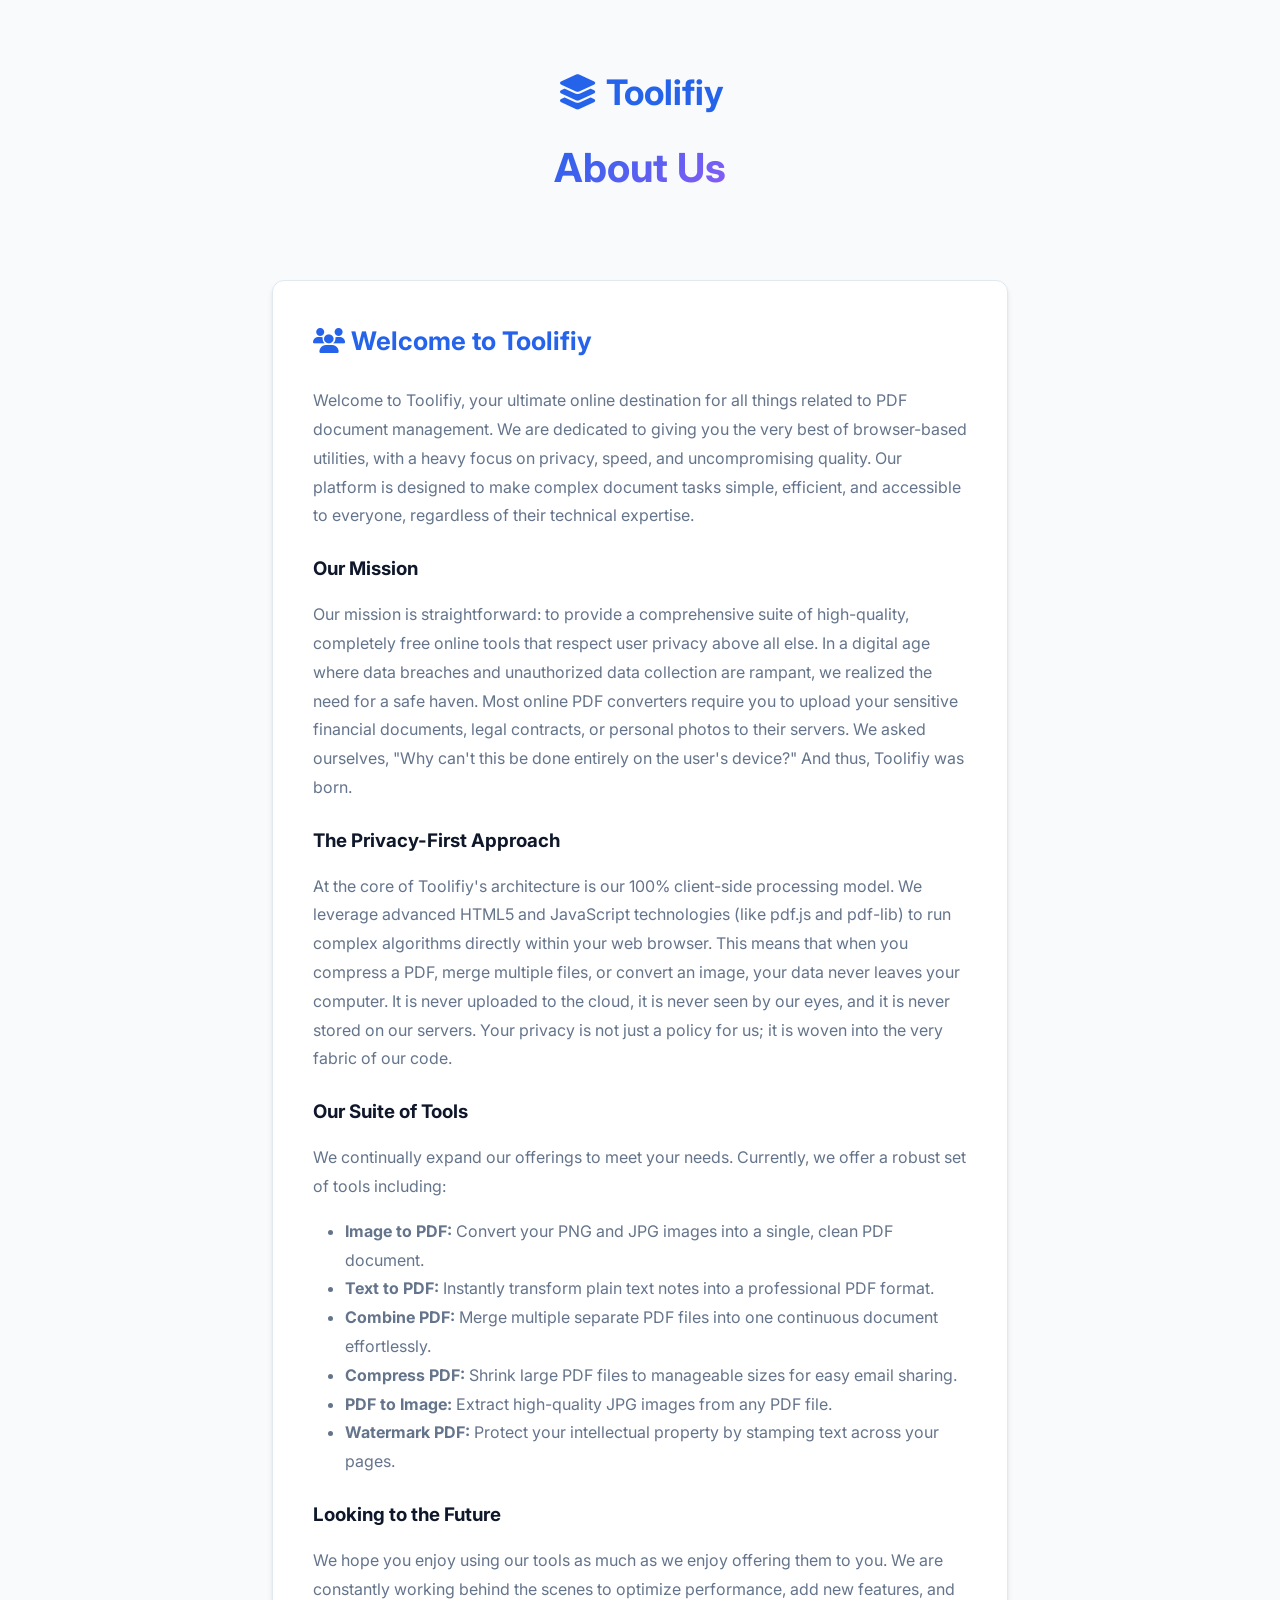
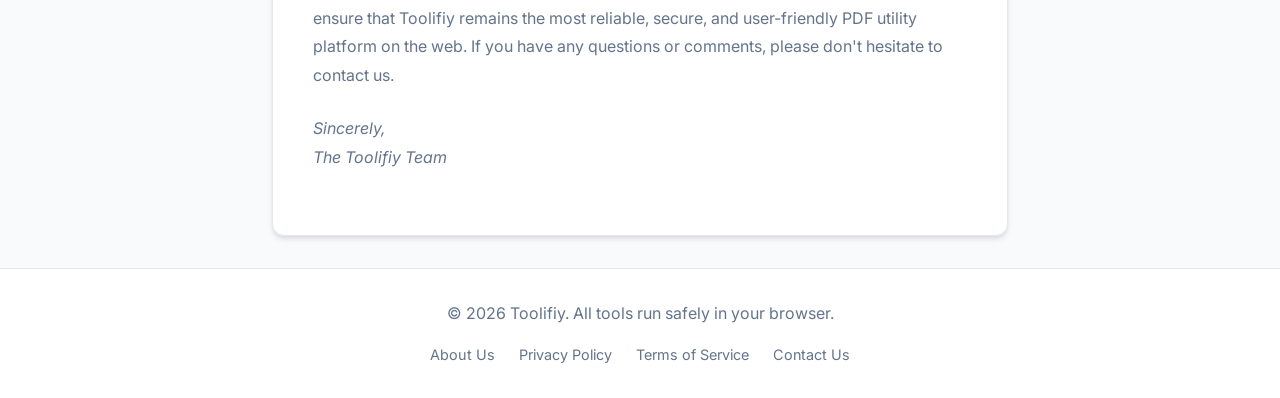
<file: about-us.html>
<!DOCTYPE html>
<html lang="en">
<head>
    <meta name="google-adsense-account" content="ca-pub-9356808065862787">
    <meta charset="UTF-8">
    <meta name="viewport" content="width=device-width, initial-scale=1.0">
    <title>About Us - Toolifiy</title>
    <!-- Google AdSense -->
    <script async src="https://pagead2.googlesyndication.com/pagead/js/adsbygoogle.js?client=ca-pub-9356808065862787" crossorigin="anonymous"></script>
    <!-- Google Fonts -->
    <link href="https://fonts.googleapis.com/css2?family=Inter:wght@300;400;500;600;700&display=swap" rel="stylesheet">
    <!-- FontAwesome -->
    <link rel="stylesheet" href="https://cdnjs.cloudflare.com/ajax/libs/font-awesome/6.4.0/css/all.min.css">
    <!-- Custom CSS -->
    <link rel="stylesheet" href="styles.css">
</head>
<body>
    <header class="hero" style="padding-bottom: 2rem;">
        <div class="logo" style="justify-content: center; margin-bottom: 1rem; font-size: 2.2rem;">
            <a href="index.html" style="text-decoration: none; color: var(--primary);"><i class="fa-solid fa-layer-group"></i> Toolifiy</a>
        </div>
        <h1>About Us</h1>
    </header>

    <main class="main-content" style="max-width: 800px;">
        <article class="card">
            <h2 style="font-size: 1.6rem; margin-bottom: 1.5rem; color: var(--primary);"><i class="fa-solid fa-users"></i> Welcome to Toolifiy</h2>
            
            <p style="margin-bottom: 1.5rem; line-height: 1.8; color: var(--text-muted);">Welcome to Toolifiy, your ultimate online destination for all things related to PDF document management. We are dedicated to giving you the very best of browser-based utilities, with a heavy focus on privacy, speed, and uncompromising quality. Our platform is designed to make complex document tasks simple, efficient, and accessible to everyone, regardless of their technical expertise.</p>

            <h3 style="margin-bottom: 1rem; color: var(--text-main);">Our Mission</h3>
            <p style="margin-bottom: 1.5rem; line-height: 1.8; color: var(--text-muted);">Our mission is straightforward: to provide a comprehensive suite of high-quality, completely free online tools that respect user privacy above all else. In a digital age where data breaches and unauthorized data collection are rampant, we realized the need for a safe haven. Most online PDF converters require you to upload your sensitive financial documents, legal contracts, or personal photos to their servers. We asked ourselves, "Why can't this be done entirely on the user's device?" And thus, Toolifiy was born.</p>

            <h3 style="margin-bottom: 1rem; color: var(--text-main);">The Privacy-First Approach</h3>
            <p style="margin-bottom: 1.5rem; line-height: 1.8; color: var(--text-muted);">At the core of Toolifiy's architecture is our 100% client-side processing model. We leverage advanced HTML5 and JavaScript technologies (like pdf.js and pdf-lib) to run complex algorithms directly within your web browser. This means that when you compress a PDF, merge multiple files, or convert an image, your data never leaves your computer. It is never uploaded to the cloud, it is never seen by our eyes, and it is never stored on our servers. Your privacy is not just a policy for us; it is woven into the very fabric of our code.</p>

            <h3 style="margin-bottom: 1rem; color: var(--text-main);">Our Suite of Tools</h3>
            <p style="margin-bottom: 1rem; line-height: 1.8; color: var(--text-muted);">We continually expand our offerings to meet your needs. Currently, we offer a robust set of tools including:</p>
            <ul style="margin-bottom: 1.5rem; line-height: 1.8; color: var(--text-muted); padding-left: 2rem;">
                <li><strong>Image to PDF:</strong> Convert your PNG and JPG images into a single, clean PDF document.</li>
                <li><strong>Text to PDF:</strong> Instantly transform plain text notes into a professional PDF format.</li>
                <li><strong>Combine PDF:</strong> Merge multiple separate PDF files into one continuous document effortlessly.</li>
                <li><strong>Compress PDF:</strong> Shrink large PDF files to manageable sizes for easy email sharing.</li>
                <li><strong>PDF to Image:</strong> Extract high-quality JPG images from any PDF file.</li>
                <li><strong>Watermark PDF:</strong> Protect your intellectual property by stamping text across your pages.</li>
            </ul>

            <h3 style="margin-bottom: 1rem; color: var(--text-main);">Looking to the Future</h3>
            <p style="margin-bottom: 1.5rem; line-height: 1.8; color: var(--text-muted);">We hope you enjoy using our tools as much as we enjoy offering them to you. We are constantly working behind the scenes to optimize performance, add new features, and ensure that Toolifiy remains the most reliable, secure, and user-friendly PDF utility platform on the web. If you have any questions or comments, please don't hesitate to contact us.</p>
            
            <p style="margin-bottom: 1.5rem; line-height: 1.8; color: var(--text-muted); font-style: italic;">Sincerely,<br>The Toolifiy Team</p>
        </article>
    </main>

    <footer>
        <p>&copy; 2026 Toolifiy. All tools run safely in your browser.</p>
        <div class="footer-links">
            <a href="about-us.html">About Us</a>
            <a href="privacy-policy.html">Privacy Policy</a>
            <a href="terms-of-service.html">Terms of Service</a>
            <a href="contact-us.html">Contact Us</a>
        </div>
    </footer>
    <!-- Custom Script -->
    <script src="script.js"></script>
</body>
</html>
</file>
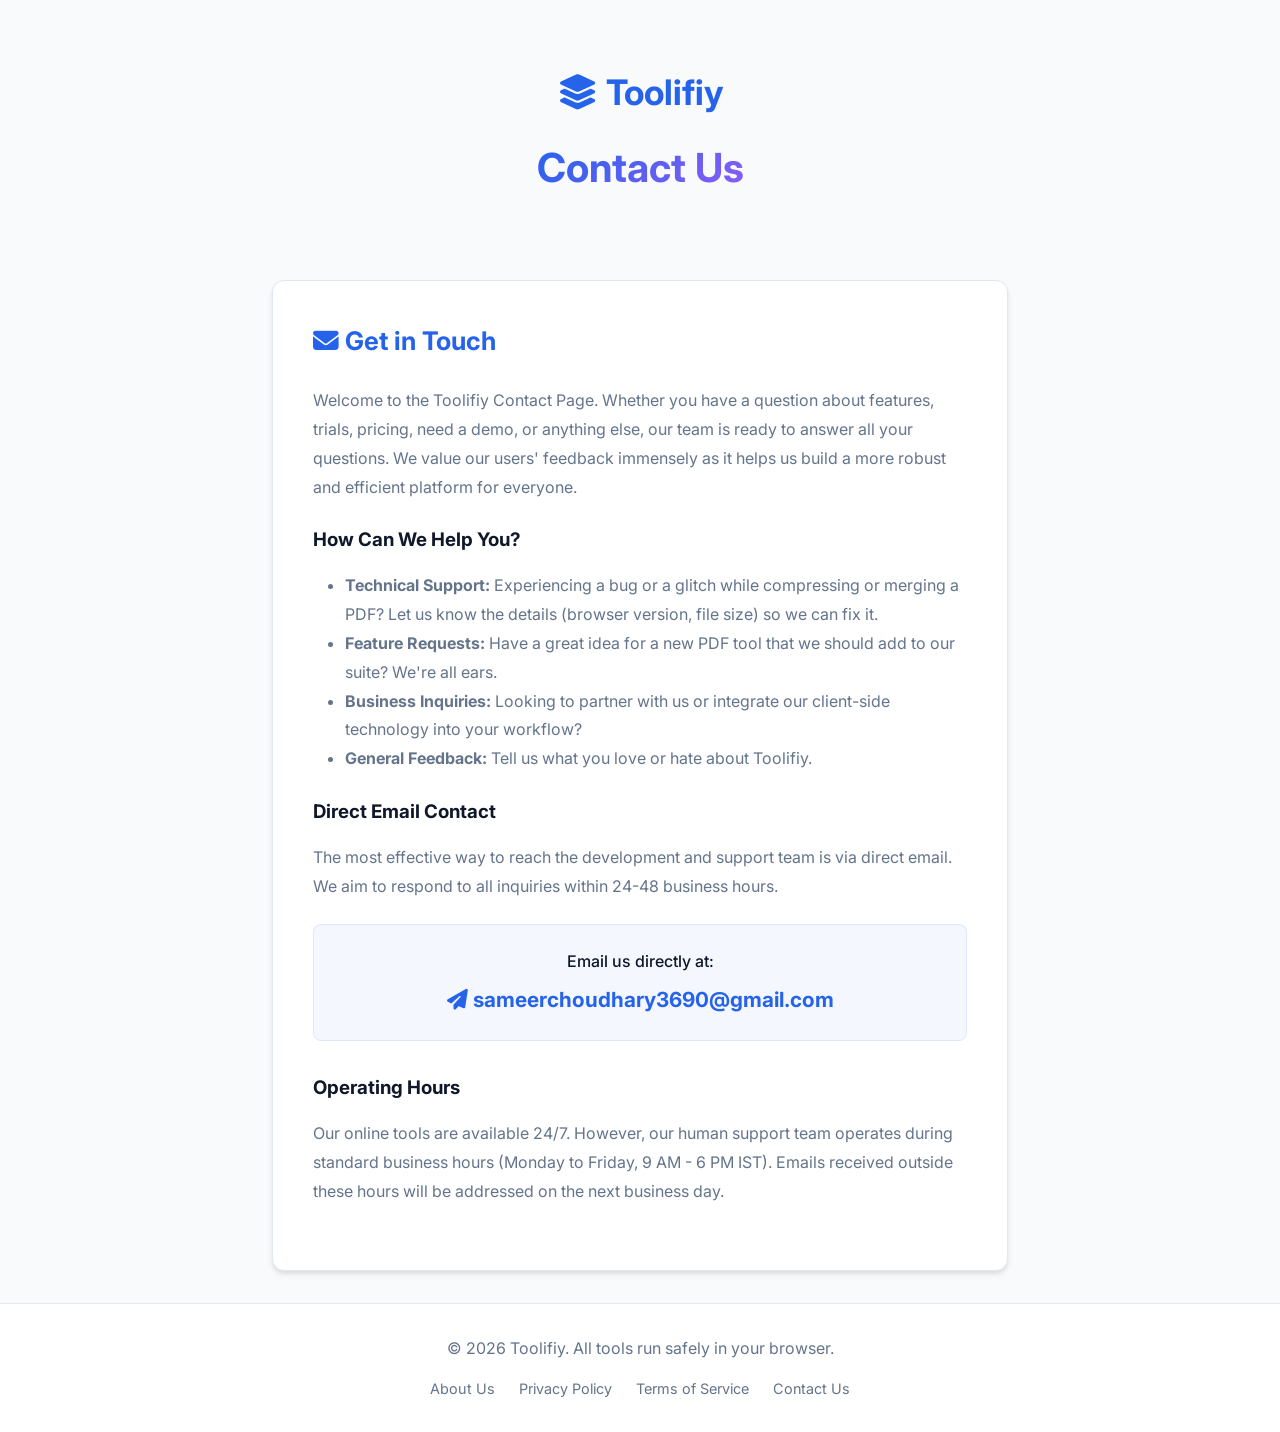
<file: contact-us.html>
<!DOCTYPE html>
<html lang="en">
<head>
    <meta name="google-adsense-account" content="ca-pub-9356808065862787">
    <meta charset="UTF-8">
    <meta name="viewport" content="width=device-width, initial-scale=1.0">
    <title>Contact Us - Toolifiy</title>
    <!-- Google AdSense -->
    <script async src="https://pagead2.googlesyndication.com/pagead/js/adsbygoogle.js?client=ca-pub-9356808065862787" crossorigin="anonymous"></script>
    <!-- Google Fonts -->
    <link href="https://fonts.googleapis.com/css2?family=Inter:wght@300;400;500;600;700&display=swap" rel="stylesheet">
    <!-- FontAwesome -->
    <link rel="stylesheet" href="https://cdnjs.cloudflare.com/ajax/libs/font-awesome/6.4.0/css/all.min.css">
    <!-- Custom CSS -->
    <link rel="stylesheet" href="styles.css">
</head>
<body>
    <header class="hero" style="padding-bottom: 2rem;">
        <div class="logo" style="justify-content: center; margin-bottom: 1rem; font-size: 2.2rem;">
            <a href="index.html" style="text-decoration: none; color: var(--primary);"><i class="fa-solid fa-layer-group"></i> Toolifiy</a>
        </div>
        <h1>Contact Us</h1>
    </header>

    <main class="main-content" style="max-width: 800px;">
        <article class="card">
            <h2 style="font-size: 1.6rem; margin-bottom: 1.5rem; color: var(--primary);"><i class="fa-solid fa-envelope"></i> Get in Touch</h2>
            
            <p style="margin-bottom: 1.5rem; line-height: 1.8; color: var(--text-muted);">Welcome to the Toolifiy Contact Page. Whether you have a question about features, trials, pricing, need a demo, or anything else, our team is ready to answer all your questions. We value our users' feedback immensely as it helps us build a more robust and efficient platform for everyone.</p>

            <h3 style="margin-bottom: 1rem; color: var(--text-main);">How Can We Help You?</h3>
            <ul style="margin-bottom: 1.5rem; line-height: 1.8; color: var(--text-muted); padding-left: 2rem;">
                <li><strong>Technical Support:</strong> Experiencing a bug or a glitch while compressing or merging a PDF? Let us know the details (browser version, file size) so we can fix it.</li>
                <li><strong>Feature Requests:</strong> Have a great idea for a new PDF tool that we should add to our suite? We're all ears.</li>
                <li><strong>Business Inquiries:</strong> Looking to partner with us or integrate our client-side technology into your workflow?</li>
                <li><strong>General Feedback:</strong> Tell us what you love or hate about Toolifiy.</li>
            </ul>

            <h3 style="margin-bottom: 1rem; color: var(--text-main);">Direct Email Contact</h3>
            <p style="margin-bottom: 1.5rem; line-height: 1.8; color: var(--text-muted);">The most effective way to reach the development and support team is via direct email. We aim to respond to all inquiries within 24-48 business hours.</p>
            
            <div style="background: rgba(37, 99, 235, 0.05); border: 1px solid rgba(37, 99, 235, 0.1); padding: 1.5rem; border-radius: 8px; text-align: center; margin-bottom: 2rem;">
                <p style="color: var(--text-main); font-weight: 500; margin-bottom: 0.5rem;">Email us directly at:</p>
                <a href="mailto:sameerchoudhary3690@gmail.com" style="color: var(--primary); font-size: 1.3rem; font-weight: 700; text-decoration: none; display: inline-block;">
                    <i class="fa-solid fa-paper-plane"></i> sameerchoudhary3690@gmail.com
                </a>
            </div>

            <h3 style="margin-bottom: 1rem; color: var(--text-main);">Operating Hours</h3>
            <p style="margin-bottom: 1.5rem; line-height: 1.8; color: var(--text-muted);">Our online tools are available 24/7. However, our human support team operates during standard business hours (Monday to Friday, 9 AM - 6 PM IST). Emails received outside these hours will be addressed on the next business day.</p>

        </article>
    </main>

    <footer>
        <p>&copy; 2026 Toolifiy. All tools run safely in your browser.</p>
        <div class="footer-links">
            <a href="about-us.html">About Us</a>
            <a href="privacy-policy.html">Privacy Policy</a>
            <a href="terms-of-service.html">Terms of Service</a>
            <a href="contact-us.html">Contact Us</a>
        </div>
    </footer>
    <!-- Custom Script -->
    <script src="script.js"></script>
</body>
</html>
</file>
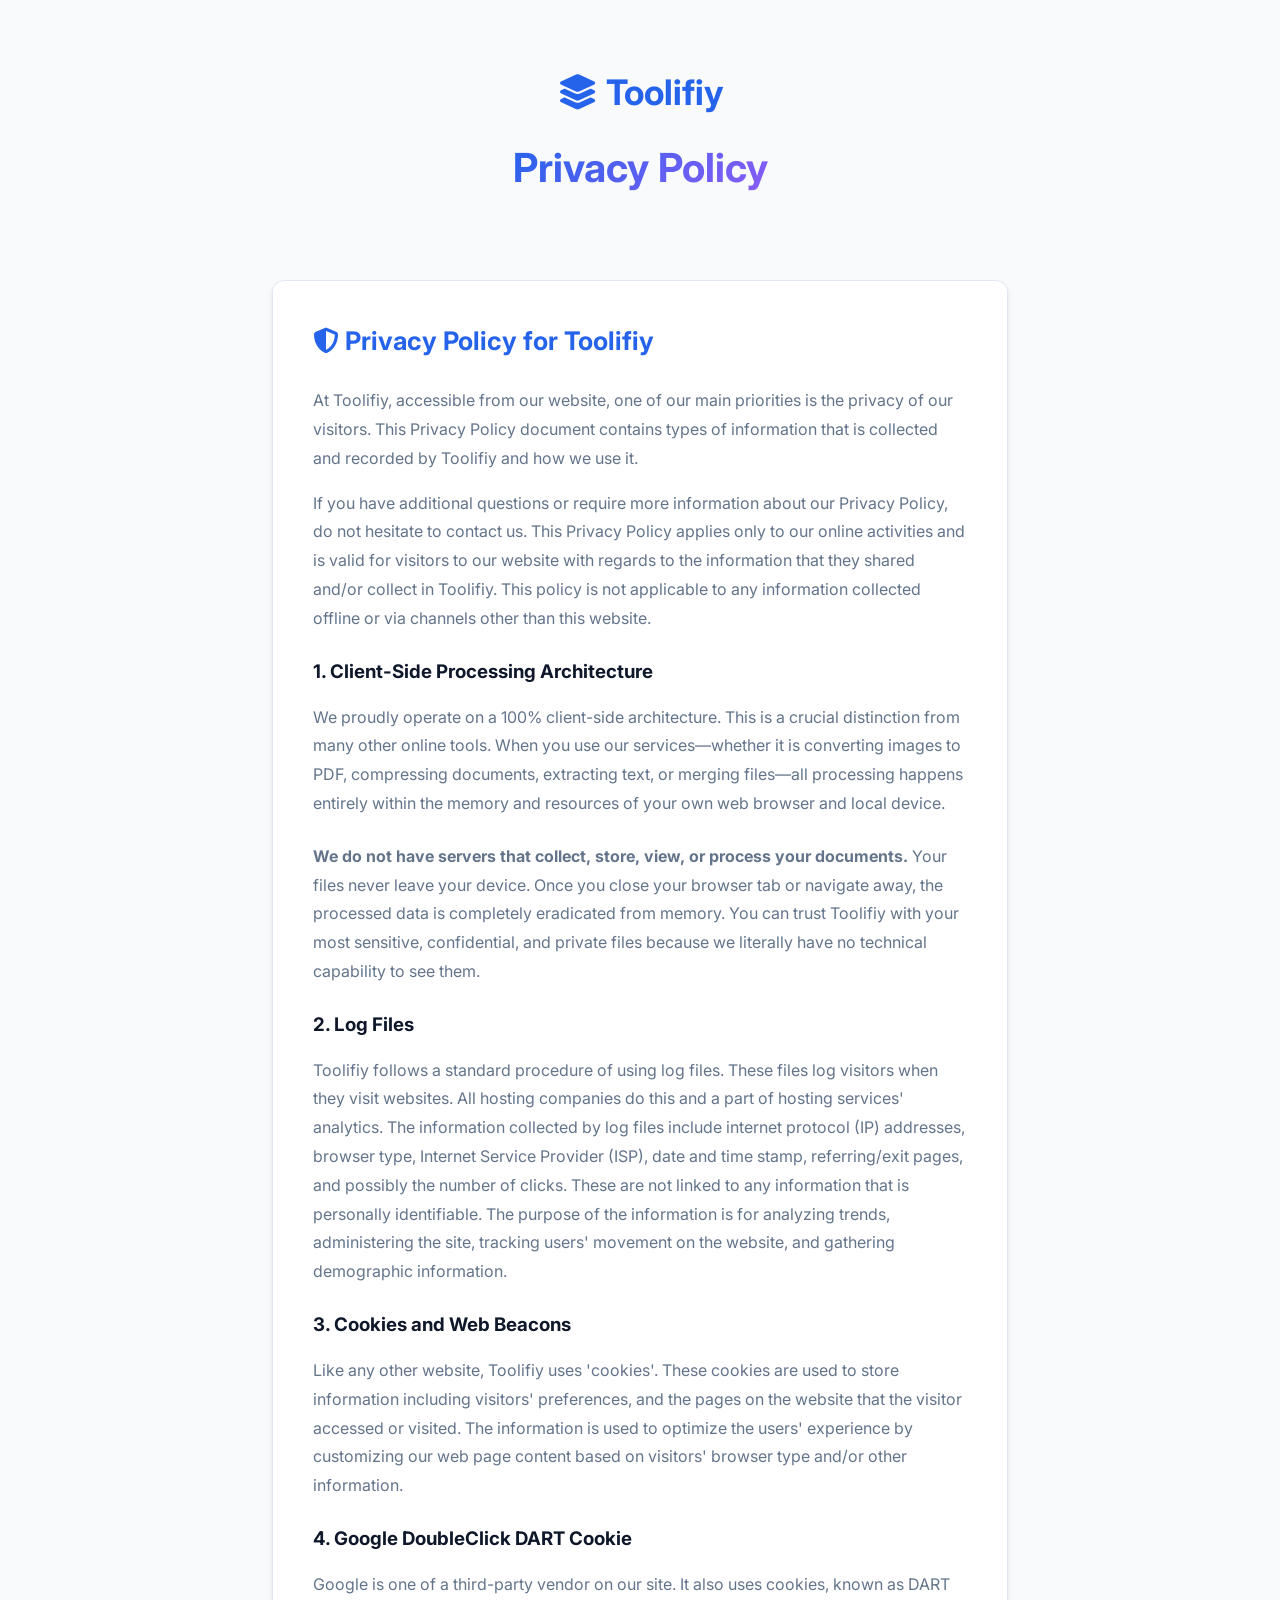
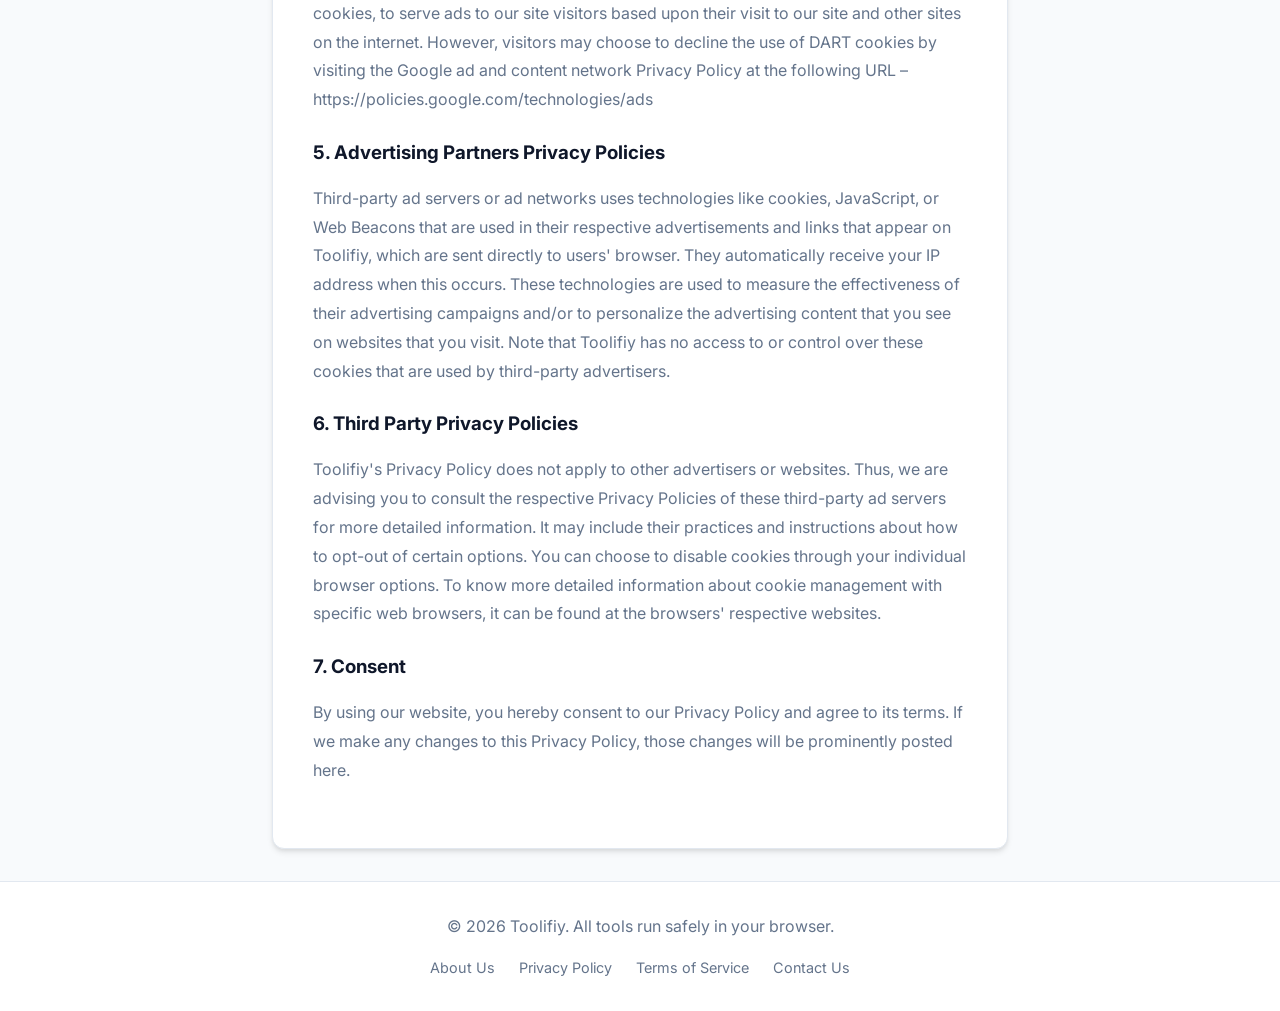
<file: privacy-policy.html>
<!DOCTYPE html>
<html lang="en">
<head>
    <meta name="google-adsense-account" content="ca-pub-9356808065862787">
    <meta charset="UTF-8">
    <meta name="viewport" content="width=device-width, initial-scale=1.0">
    <title>Privacy Policy - Toolifiy</title>
    <!-- Google AdSense -->
    <script async src="https://pagead2.googlesyndication.com/pagead/js/adsbygoogle.js?client=ca-pub-9356808065862787" crossorigin="anonymous"></script>
    <!-- Google Fonts -->
    <link href="https://fonts.googleapis.com/css2?family=Inter:wght@300;400;500;600;700&display=swap" rel="stylesheet">
    <!-- FontAwesome -->
    <link rel="stylesheet" href="https://cdnjs.cloudflare.com/ajax/libs/font-awesome/6.4.0/css/all.min.css">
    <!-- Custom CSS -->
    <link rel="stylesheet" href="styles.css">
</head>
<body>
    <header class="hero" style="padding-bottom: 2rem;">
        <div class="logo" style="justify-content: center; margin-bottom: 1rem; font-size: 2.2rem;">
            <a href="index.html" style="text-decoration: none; color: var(--primary);"><i class="fa-solid fa-layer-group"></i> Toolifiy</a>
        </div>
        <h1>Privacy Policy</h1>
    </header>

    <main class="main-content" style="max-width: 800px;">
        <article class="card">
            <h2 style="font-size: 1.6rem; margin-bottom: 1.5rem; color: var(--primary);"><i class="fa-solid fa-shield-halved"></i> Privacy Policy for Toolifiy</h2>
            
            <p style="margin-bottom: 1rem; line-height: 1.8; color: var(--text-muted);">At Toolifiy, accessible from our website, one of our main priorities is the privacy of our visitors. This Privacy Policy document contains types of information that is collected and recorded by Toolifiy and how we use it.</p>
            <p style="margin-bottom: 1.5rem; line-height: 1.8; color: var(--text-muted);">If you have additional questions or require more information about our Privacy Policy, do not hesitate to contact us. This Privacy Policy applies only to our online activities and is valid for visitors to our website with regards to the information that they shared and/or collect in Toolifiy. This policy is not applicable to any information collected offline or via channels other than this website.</p>

            <h3 style="margin-bottom: 1rem; color: var(--text-main);">1. Client-Side Processing Architecture</h3>
            <p style="margin-bottom: 1.5rem; line-height: 1.8; color: var(--text-muted);">We proudly operate on a 100% client-side architecture. This is a crucial distinction from many other online tools. When you use our services—whether it is converting images to PDF, compressing documents, extracting text, or merging files—all processing happens entirely within the memory and resources of your own web browser and local device.</p>
            <p style="margin-bottom: 1.5rem; line-height: 1.8; color: var(--text-muted);"><strong>We do not have servers that collect, store, view, or process your documents.</strong> Your files never leave your device. Once you close your browser tab or navigate away, the processed data is completely eradicated from memory. You can trust Toolifiy with your most sensitive, confidential, and private files because we literally have no technical capability to see them.</p>

            <h3 style="margin-bottom: 1rem; color: var(--text-main);">2. Log Files</h3>
            <p style="margin-bottom: 1.5rem; line-height: 1.8; color: var(--text-muted);">Toolifiy follows a standard procedure of using log files. These files log visitors when they visit websites. All hosting companies do this and a part of hosting services' analytics. The information collected by log files include internet protocol (IP) addresses, browser type, Internet Service Provider (ISP), date and time stamp, referring/exit pages, and possibly the number of clicks. These are not linked to any information that is personally identifiable. The purpose of the information is for analyzing trends, administering the site, tracking users' movement on the website, and gathering demographic information.</p>

            <h3 style="margin-bottom: 1rem; color: var(--text-main);">3. Cookies and Web Beacons</h3>
            <p style="margin-bottom: 1.5rem; line-height: 1.8; color: var(--text-muted);">Like any other website, Toolifiy uses 'cookies'. These cookies are used to store information including visitors' preferences, and the pages on the website that the visitor accessed or visited. The information is used to optimize the users' experience by customizing our web page content based on visitors' browser type and/or other information.</p>

            <h3 style="margin-bottom: 1rem; color: var(--text-main);">4. Google DoubleClick DART Cookie</h3>
            <p style="margin-bottom: 1.5rem; line-height: 1.8; color: var(--text-muted);">Google is one of a third-party vendor on our site. It also uses cookies, known as DART cookies, to serve ads to our site visitors based upon their visit to our site and other sites on the internet. However, visitors may choose to decline the use of DART cookies by visiting the Google ad and content network Privacy Policy at the following URL – https://policies.google.com/technologies/ads</p>

            <h3 style="margin-bottom: 1rem; color: var(--text-main);">5. Advertising Partners Privacy Policies</h3>
            <p style="margin-bottom: 1.5rem; line-height: 1.8; color: var(--text-muted);">Third-party ad servers or ad networks uses technologies like cookies, JavaScript, or Web Beacons that are used in their respective advertisements and links that appear on Toolifiy, which are sent directly to users' browser. They automatically receive your IP address when this occurs. These technologies are used to measure the effectiveness of their advertising campaigns and/or to personalize the advertising content that you see on websites that you visit. Note that Toolifiy has no access to or control over these cookies that are used by third-party advertisers.</p>

            <h3 style="margin-bottom: 1rem; color: var(--text-main);">6. Third Party Privacy Policies</h3>
            <p style="margin-bottom: 1.5rem; line-height: 1.8; color: var(--text-muted);">Toolifiy's Privacy Policy does not apply to other advertisers or websites. Thus, we are advising you to consult the respective Privacy Policies of these third-party ad servers for more detailed information. It may include their practices and instructions about how to opt-out of certain options. You can choose to disable cookies through your individual browser options. To know more detailed information about cookie management with specific web browsers, it can be found at the browsers' respective websites.</p>

            <h3 style="margin-bottom: 1rem; color: var(--text-main);">7. Consent</h3>
            <p style="margin-bottom: 1.5rem; line-height: 1.8; color: var(--text-muted);">By using our website, you hereby consent to our Privacy Policy and agree to its terms. If we make any changes to this Privacy Policy, those changes will be prominently posted here.</p>
        </article>
    </main>

    <footer>
        <p>&copy; 2026 Toolifiy. All tools run safely in your browser.</p>
        <div class="footer-links">
            <a href="about-us.html">About Us</a>
            <a href="privacy-policy.html">Privacy Policy</a>
            <a href="terms-of-service.html">Terms of Service</a>
            <a href="contact-us.html">Contact Us</a>
        </div>
    </footer>
    <!-- Custom Script -->
    <script src="script.js"></script>
</body>
</html>
</file>
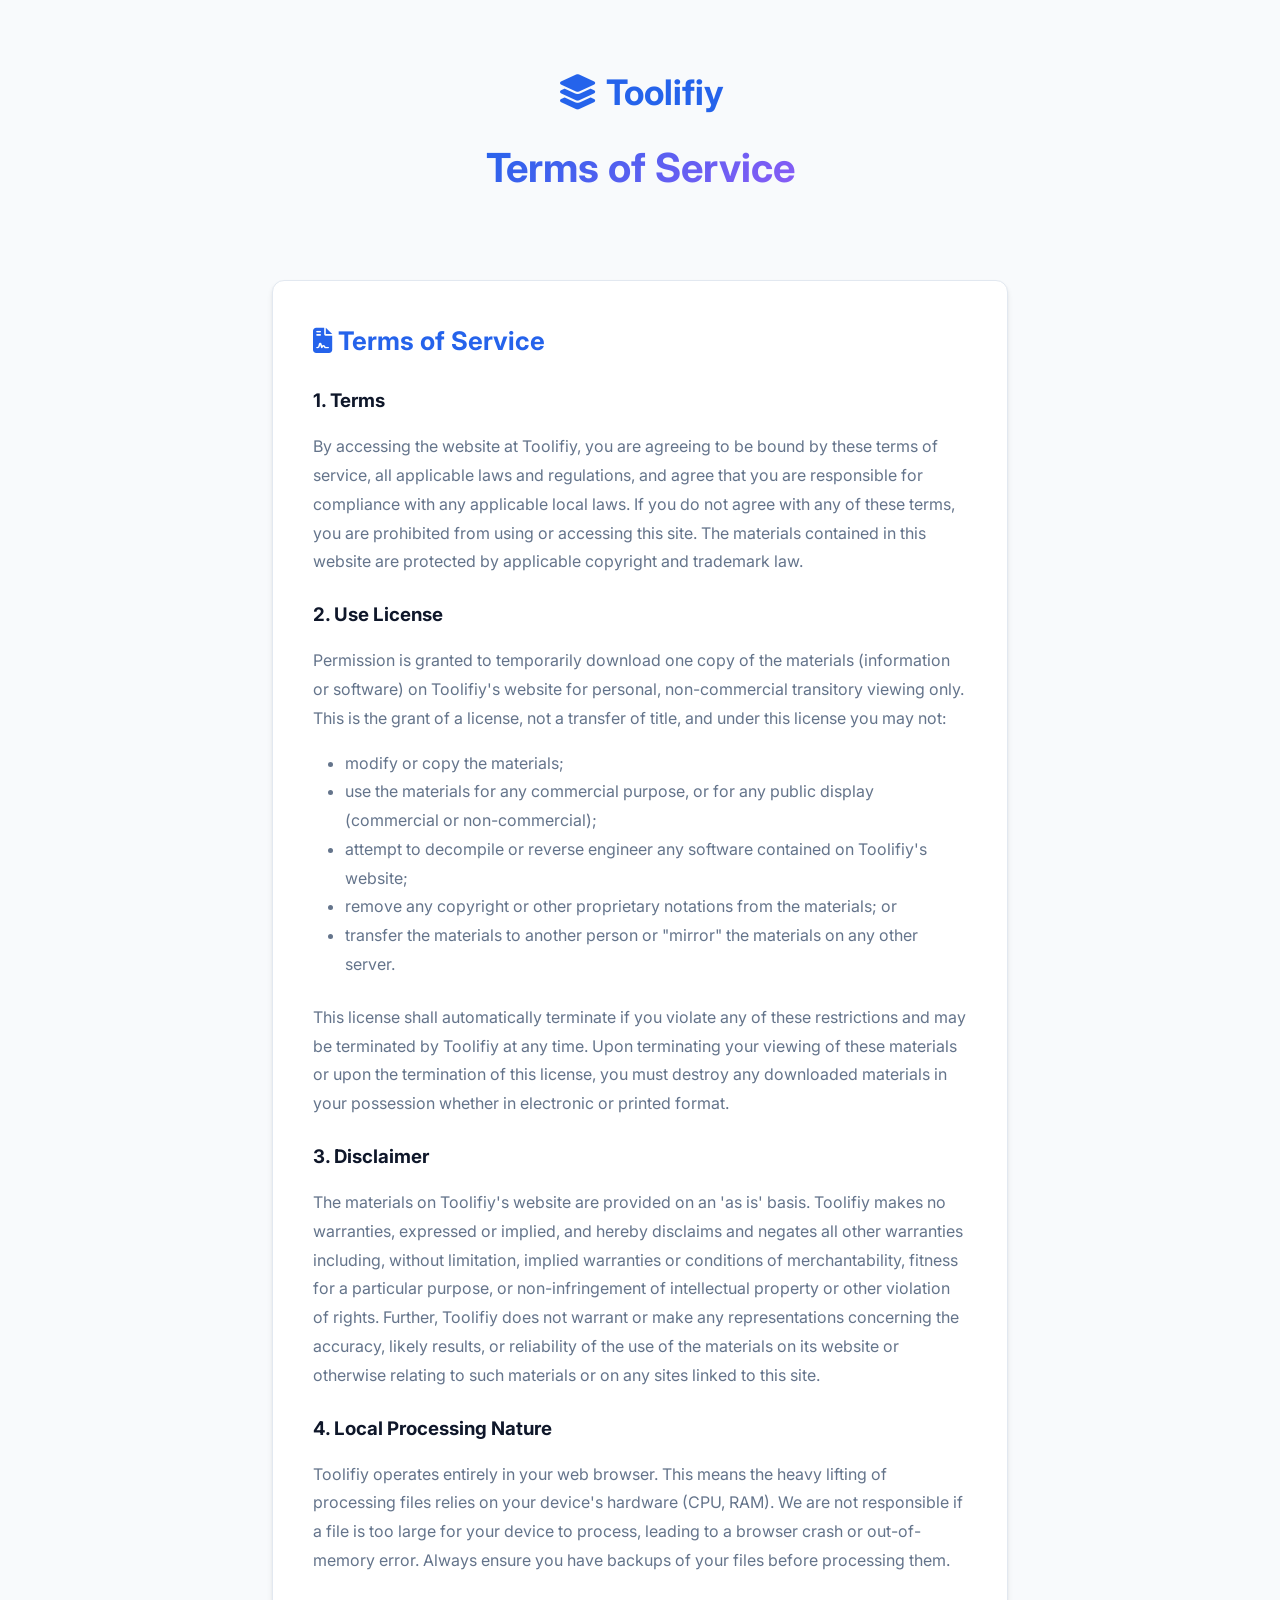
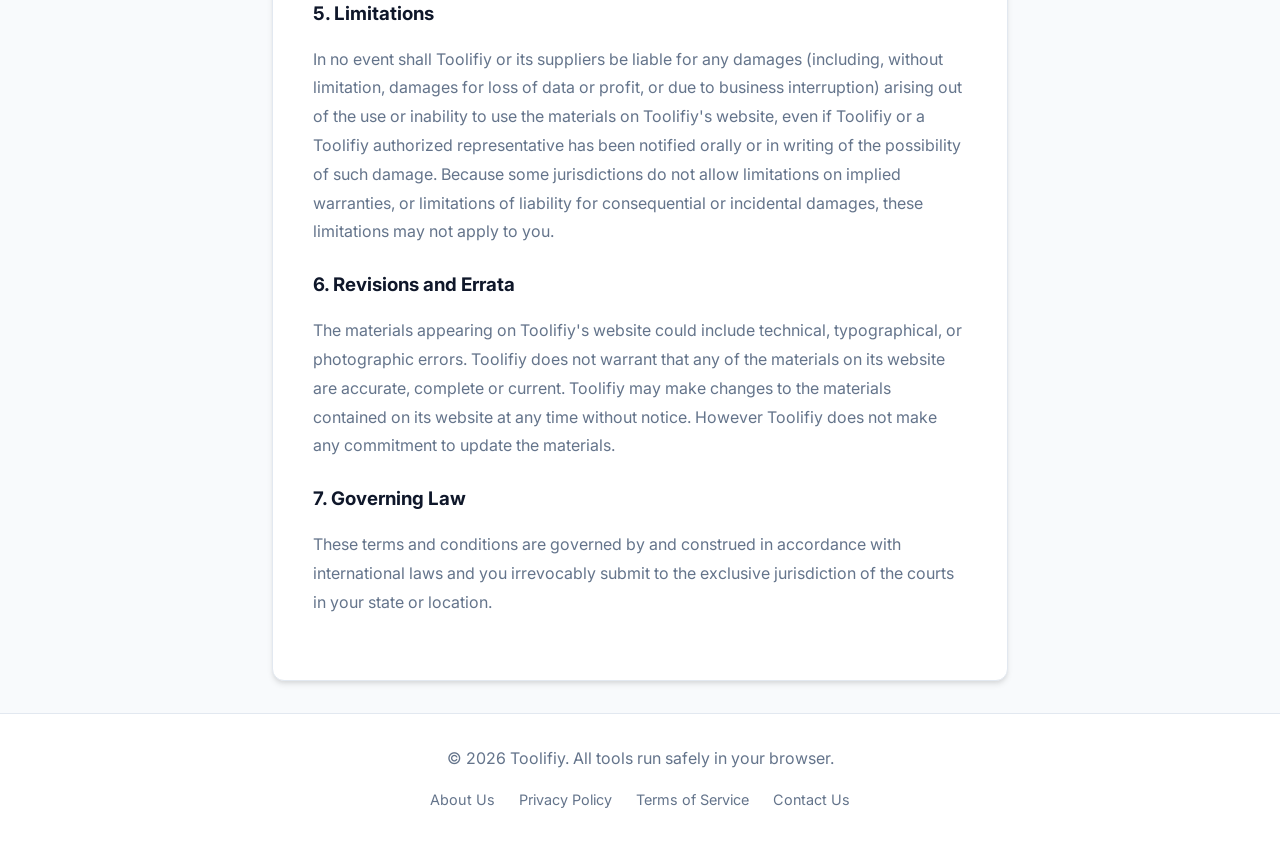
<file: terms-of-service.html>
<!DOCTYPE html>
<html lang="en">
<head>
    <meta name="google-adsense-account" content="ca-pub-9356808065862787">
    <meta charset="UTF-8">
    <meta name="viewport" content="width=device-width, initial-scale=1.0">
    <title>Terms of Service - Toolifiy</title>
    <!-- Google AdSense -->
    <script async src="https://pagead2.googlesyndication.com/pagead/js/adsbygoogle.js?client=ca-pub-9356808065862787" crossorigin="anonymous"></script>
    <!-- Google Fonts -->
    <link href="https://fonts.googleapis.com/css2?family=Inter:wght@300;400;500;600;700&display=swap" rel="stylesheet">
    <!-- FontAwesome -->
    <link rel="stylesheet" href="https://cdnjs.cloudflare.com/ajax/libs/font-awesome/6.4.0/css/all.min.css">
    <!-- Custom CSS -->
    <link rel="stylesheet" href="styles.css">
</head>
<body>
    <header class="hero" style="padding-bottom: 2rem;">
        <div class="logo" style="justify-content: center; margin-bottom: 1rem; font-size: 2.2rem;">
            <a href="index.html" style="text-decoration: none; color: var(--primary);"><i class="fa-solid fa-layer-group"></i> Toolifiy</a>
        </div>
        <h1>Terms of Service</h1>
    </header>

    <main class="main-content" style="max-width: 800px;">
        <article class="card">
            <h2 style="font-size: 1.6rem; margin-bottom: 1.5rem; color: var(--primary);"><i class="fa-solid fa-file-contract"></i> Terms of Service</h2>
            
            <h3 style="margin-bottom: 1rem; color: var(--text-main);">1. Terms</h3>
            <p style="margin-bottom: 1.5rem; line-height: 1.8; color: var(--text-muted);">By accessing the website at Toolifiy, you are agreeing to be bound by these terms of service, all applicable laws and regulations, and agree that you are responsible for compliance with any applicable local laws. If you do not agree with any of these terms, you are prohibited from using or accessing this site. The materials contained in this website are protected by applicable copyright and trademark law.</p>

            <h3 style="margin-bottom: 1rem; color: var(--text-main);">2. Use License</h3>
            <p style="margin-bottom: 1rem; line-height: 1.8; color: var(--text-muted);">Permission is granted to temporarily download one copy of the materials (information or software) on Toolifiy's website for personal, non-commercial transitory viewing only. This is the grant of a license, not a transfer of title, and under this license you may not:</p>
            <ul style="margin-bottom: 1.5rem; line-height: 1.8; color: var(--text-muted); padding-left: 2rem;">
                <li>modify or copy the materials;</li>
                <li>use the materials for any commercial purpose, or for any public display (commercial or non-commercial);</li>
                <li>attempt to decompile or reverse engineer any software contained on Toolifiy's website;</li>
                <li>remove any copyright or other proprietary notations from the materials; or</li>
                <li>transfer the materials to another person or "mirror" the materials on any other server.</li>
            </ul>
            <p style="margin-bottom: 1.5rem; line-height: 1.8; color: var(--text-muted);">This license shall automatically terminate if you violate any of these restrictions and may be terminated by Toolifiy at any time. Upon terminating your viewing of these materials or upon the termination of this license, you must destroy any downloaded materials in your possession whether in electronic or printed format.</p>

            <h3 style="margin-bottom: 1rem; color: var(--text-main);">3. Disclaimer</h3>
            <p style="margin-bottom: 1.5rem; line-height: 1.8; color: var(--text-muted);">The materials on Toolifiy's website are provided on an 'as is' basis. Toolifiy makes no warranties, expressed or implied, and hereby disclaims and negates all other warranties including, without limitation, implied warranties or conditions of merchantability, fitness for a particular purpose, or non-infringement of intellectual property or other violation of rights. Further, Toolifiy does not warrant or make any representations concerning the accuracy, likely results, or reliability of the use of the materials on its website or otherwise relating to such materials or on any sites linked to this site.</p>
            
            <h3 style="margin-bottom: 1rem; color: var(--text-main);">4. Local Processing Nature</h3>
            <p style="margin-bottom: 1.5rem; line-height: 1.8; color: var(--text-muted);">Toolifiy operates entirely in your web browser. This means the heavy lifting of processing files relies on your device's hardware (CPU, RAM). We are not responsible if a file is too large for your device to process, leading to a browser crash or out-of-memory error. Always ensure you have backups of your files before processing them.</p>

            <h3 style="margin-bottom: 1rem; color: var(--text-main);">5. Limitations</h3>
            <p style="margin-bottom: 1.5rem; line-height: 1.8; color: var(--text-muted);">In no event shall Toolifiy or its suppliers be liable for any damages (including, without limitation, damages for loss of data or profit, or due to business interruption) arising out of the use or inability to use the materials on Toolifiy's website, even if Toolifiy or a Toolifiy authorized representative has been notified orally or in writing of the possibility of such damage. Because some jurisdictions do not allow limitations on implied warranties, or limitations of liability for consequential or incidental damages, these limitations may not apply to you.</p>

            <h3 style="margin-bottom: 1rem; color: var(--text-main);">6. Revisions and Errata</h3>
            <p style="margin-bottom: 1.5rem; line-height: 1.8; color: var(--text-muted);">The materials appearing on Toolifiy's website could include technical, typographical, or photographic errors. Toolifiy does not warrant that any of the materials on its website are accurate, complete or current. Toolifiy may make changes to the materials contained on its website at any time without notice. However Toolifiy does not make any commitment to update the materials.</p>

            <h3 style="margin-bottom: 1rem; color: var(--text-main);">7. Governing Law</h3>
            <p style="margin-bottom: 1.5rem; line-height: 1.8; color: var(--text-muted);">These terms and conditions are governed by and construed in accordance with international laws and you irrevocably submit to the exclusive jurisdiction of the courts in your state or location.</p>
        </article>
    </main>

    <footer>
        <p>&copy; 2026 Toolifiy. All tools run safely in your browser.</p>
        <div class="footer-links">
            <a href="about-us.html">About Us</a>
            <a href="privacy-policy.html">Privacy Policy</a>
            <a href="terms-of-service.html">Terms of Service</a>
            <a href="contact-us.html">Contact Us</a>
        </div>
    </footer>
    <!-- Custom Script -->
    <script src="script.js"></script>
</body>
</html>
</file>
<file: styles.css>
:root {
    --primary: #2563eb;
    --primary-hover: #1d4ed8;
    --success: #10b981;
    --success-hover: #059669;
    --bg-color: #f8fafc;
    --card-bg: #ffffff;
    --text-main: #0f172a;
    --text-muted: #64748b;
    --border: #e2e8f0;
    --shadow-sm: 0 1px 2px 0 rgba(0, 0, 0, 0.05);
    --shadow-md: 0 4px 6px -1px rgba(0, 0, 0, 0.1), 0 2px 4px -1px rgba(0, 0, 0, 0.06);
    --shadow-lg: 0 10px 15px -3px rgba(0, 0, 0, 0.1), 0 4px 6px -2px rgba(0, 0, 0, 0.05);
    --radius: 12px;
    --transition: all 0.3s ease;
}

* {
    margin: 0;
    padding: 0;
    box-sizing: border-box;
    font-family: 'Inter', sans-serif;
}

html, body {
    overflow-x: hidden;
    width: 100%;
}

body {
    background-color: var(--bg-color);
    color: var(--text-main);
    line-height: 1.6;
    min-height: 100vh;
    display: flex;
    flex-direction: column;
}

/* Navbar */
.navbar {
    background-color: var(--card-bg);
    box-shadow: var(--shadow-sm);
    position: sticky;
    top: 0;
    z-index: 100;
}

.nav-container {
    max-width: 1200px;
    margin: 0 auto;
    padding: 1rem 2rem;
    display: flex;
    justify-content: space-between;
    align-items: center;
}

.logo {
    font-size: 1.5rem;
    font-weight: 700;
    color: var(--primary);
    display: flex;
    align-items: center;
    gap: 0.5rem;
}

.nav-links {
    list-style: none;
    display: flex;
    gap: 0.5rem;
    flex-wrap: nowrap;
    border: 1px solid var(--border);
    border-radius: 30px;
    padding: 6px;
    background-color: var(--card-bg);
    box-shadow: var(--shadow-sm);
}

.nav-item {
    text-decoration: none;
    color: var(--text-muted);
    font-weight: 500;
    padding: 0.5rem 1.2rem;
    border-radius: 20px;
    border: 1px solid var(--border);
    transition: var(--transition);
    white-space: nowrap;
    display: inline-block;
}

.nav-item:hover {
    background-color: #f1f5f9;
    color: var(--text-main);
    border-color: #cbd5e1;
}

.nav-item.active {
    background-color: var(--primary);
    color: white;
    border-color: var(--primary);
}

/* Page Loader Overlay */
#page-loader {
    position: fixed;
    top: 0;
    left: 0;
    width: 100vw;
    height: 100vh;
    background-color: var(--bg-color);
    z-index: 9999;
    display: flex;
    align-items: center;
    justify-content: center;
    opacity: 0;
    pointer-events: none;
    transition: opacity 0.5s ease;
}

#page-loader.show {
    opacity: 1;
    pointer-events: all;
}

.loader-content {
    text-align: center;
    max-width: 400px;
    width: 90%;
}

.loader-spinner-container {
    margin-bottom: 1.5rem;
    display: flex;
    justify-content: center;
}

.loader-spinner {
    width: 50px;
    height: 50px;
    border: 4px solid var(--border);
    border-radius: 50%;
    border-top-color: var(--primary);
    animation: spin 1s linear infinite;
}

.loader-text {
    font-size: 1.2rem;
    font-weight: 600;
    color: var(--text-main);
    margin-bottom: 1.5rem;
}

.progress-bar-container {
    width: 100%;
    height: 6px;
    background-color: var(--border);
    border-radius: 3px;
    overflow: hidden;
}

.progress-bar-fill {
    height: 100%;
    width: 0%;
    background-color: var(--primary);
    border-radius: 3px;
    transition: width 1.5s linear;
}

/* Hero Section */
.hero {
    text-align: center;
    padding: 4rem 2rem 2rem;
    max-width: 800px;
    margin: 0 auto;
}

.hero h1 {
    font-size: 2.5rem;
    font-weight: 700;
    margin-bottom: 1rem;
    background: linear-gradient(135deg, var(--primary), #8b5cf6);
    -webkit-background-clip: text;
    -webkit-text-fill-color: transparent;
}

.hero p {
    color: var(--text-muted);
    font-size: 1.1rem;
}

/* Main Content */
.main-content {
    flex: 1;
    max-width: 900px;
    margin: 0 auto;
    width: 100%;
    padding: 2rem;
}

.tool-section {
    display: none;
    animation: fadeIn 0.4s ease-in-out;
}

.tool-section.active-section {
    display: block;
}

@keyframes fadeIn {
    from { opacity: 0; transform: translateY(10px); }
    to { opacity: 1; transform: translateY(0); }
}

/* Card */
.card {
    background: var(--card-bg);
    border-radius: var(--radius);
    box-shadow: var(--shadow-md);
    padding: 2.5rem;
    border: 1px solid var(--border);
}

.card-header {
    text-align: center;
    margin-bottom: 2rem;
}

.card-header h2 {
    font-size: 1.8rem;
    margin-bottom: 0.5rem;
    display: flex;
    align-items: center;
    justify-content: center;
    gap: 0.75rem;
}

.card-header p {
    color: var(--text-muted);
}

/* Drop Zone */
.drop-zone {
    border: 2px dashed var(--primary);
    border-radius: var(--radius);
    padding: 3rem 2rem;
    text-align: center;
    background-color: #eff6ff;
    cursor: pointer;
    transition: var(--transition);
    margin-bottom: 2rem;
}

.drop-zone:hover, .drop-zone.dragover {
    background-color: #dbeafe;
    border-color: var(--primary-hover);
}

.drop-zone i {
    font-size: 3rem;
    color: var(--primary);
    margin-bottom: 1rem;
}

.drop-zone p {
    font-size: 1.1rem;
    color: var(--text-main);
    font-weight: 500;
}

.drop-zone span {
    color: var(--primary);
    text-decoration: underline;
}

/* Preview Area for Image to PDF */
.preview-container h3 {
    margin-bottom: 1rem;
    font-size: 1.1rem;
    color: var(--text-muted);
}

.image-list {
    display: grid;
    grid-template-columns: repeat(auto-fill, minmax(100px, 1fr));
    gap: 1rem;
    margin-bottom: 2rem;
}

.img-preview-item {
    position: relative;
    border-radius: 8px;
    overflow: hidden;
    box-shadow: var(--shadow-sm);
    aspect-ratio: 1;
}

.img-preview-item img {
    width: 100%;
    height: 100%;
    object-fit: cover;
}

.remove-img-btn {
    position: absolute;
    top: 5px;
    right: 5px;
    background: rgba(255, 0, 0, 0.8);
    color: white;
    border: none;
    border-radius: 50%;
    width: 24px;
    height: 24px;
    cursor: pointer;
    display: flex;
    align-items: center;
    justify-content: center;
    font-size: 12px;
    transition: var(--transition);
}

.remove-img-btn:hover {
    background: red;
}

/* Text Editor */
.text-editor-container {
    display: flex;
    flex-direction: column;
    gap: 1rem;
    margin-bottom: 2rem;
}

.input-field {
    width: 100%;
    padding: 0.75rem 1rem;
    border: 1px solid var(--border);
    border-radius: 8px;
    font-size: 1rem;
    outline: none;
    transition: var(--transition);
}

.input-field:focus {
    border-color: var(--primary);
    box-shadow: 0 0 0 3px rgba(37, 99, 235, 0.1);
}

textarea {
    width: 100%;
    min-height: 250px;
    padding: 1rem;
    border: 1px solid var(--border);
    border-radius: 8px;
    font-size: 1rem;
    outline: none;
    resize: vertical;
    transition: var(--transition);
}

textarea:focus {
    border-color: var(--primary);
    box-shadow: 0 0 0 3px rgba(37, 99, 235, 0.1);
}

/* Compression Results */
.compression-results {
    display: flex;
    align-items: center;
    justify-content: space-between;
    gap: 1rem;
    margin-bottom: 2rem;
    flex-wrap: wrap;
}

.result-box {
    flex: 1;
    min-width: 200px;
    background: #f8fafc;
    border: 1px solid var(--border);
    border-radius: 8px;
    padding: 1.5rem;
    text-align: center;
    display: flex;
    flex-direction: column;
    align-items: center;
}

.result-box img {
    max-width: 150px;
    max-height: 150px;
    object-fit: contain;
    margin: 1rem 0;
    border-radius: 4px;
}

.vs-badge {
    background: var(--card-bg);
    border: 1px solid var(--border);
    border-radius: 50%;
    width: 40px;
    height: 40px;
    display: flex;
    align-items: center;
    justify-content: center;
    color: var(--text-muted);
    box-shadow: var(--shadow-sm);
}

.size-badge {
    background: #e2e8f0;
    padding: 0.25rem 0.75rem;
    border-radius: 16px;
    font-weight: 600;
    font-size: 0.9rem;
}

.size-badge.success {
    background: #d1fae5;
    color: var(--success);
}

.saving-badge {
    margin-top: 0.5rem;
    color: var(--success);
    font-weight: 700;
    font-size: 1rem;
}

/* Buttons */
.actions {
    display: flex;
    justify-content: center;
    gap: 1rem;
}

.btn {
    padding: 0.75rem 2rem;
    border: none;
    border-radius: 8px;
    font-size: 1.1rem;
    font-weight: 600;
    cursor: pointer;
    display: flex;
    align-items: center;
    justify-content: center;
    gap: 0.5rem;
    transition: var(--transition);
    min-width: 200px;
}

.btn:disabled {
    opacity: 0.6;
    cursor: not-allowed;
}

.btn-primary {
    background-color: var(--primary);
    color: white;
}

.btn-primary:hover:not(:disabled) {
    background-color: var(--primary-hover);
    transform: translateY(-2px);
    box-shadow: var(--shadow-md);
}

.btn-success {
    background-color: var(--success);
    color: white;
}

.btn-success:hover:not(:disabled) {
    background-color: var(--success-hover);
    transform: translateY(-2px);
    box-shadow: var(--shadow-md);
}

/* Spinner */
.spinner {
    width: 20px;
    height: 20px;
    border: 3px solid rgba(255,255,255,0.3);
    border-radius: 50%;
    border-top-color: white;
    animation: spin 1s ease-in-out infinite;
}

@keyframes spin {
    to { transform: rotate(360deg); }
}

/* Footer */
footer {
    background-color: var(--card-bg);
    border-top: 1px solid var(--border);
    padding: 2rem;
    text-align: center;
    margin-top: auto;
}

footer p {
    color: var(--text-muted);
    margin-bottom: 1rem;
}

.footer-links {
    display: flex;
    justify-content: center;
    gap: 1.5rem;
}

.footer-links a {
    color: var(--text-muted);
    text-decoration: none;
    font-size: 0.9rem;
    transition: var(--transition);
}

.footer-links a:hover {
    color: var(--primary);
}

/* Responsive */
@media (max-width: 768px) {
    .nav-container {
        flex-direction: column;
        gap: 1rem;
    }
    
    .nav-container-new {
        margin-left: -1rem !important;
        margin-right: -1rem !important;
        padding-left: 1rem !important;
        padding-right: 1rem !important;
        width: auto !important;
    }
    
    .nav-links {
        width: 100%;
        overflow-x: auto;
        padding-bottom: 0.5rem;
        justify-content: flex-start;
        -webkit-overflow-scrolling: touch;
    }
    
    .hero h1 {
        font-size: 2rem;
    }
    
    .main-content {
        padding: 1rem;
    }
}
.error-blink {
    animation: errorBlink 0.4s ease 3;
    border-color: #ef4444 !important;
}

@keyframes errorBlink {
    0%, 100% { border-color: var(--border); box-shadow: none; }
    50% { border-color: #ef4444; box-shadow: 0 0 0 4px rgba(239, 68, 68, 0.2); }
}

/* Premium Toast Notification */
.download-toast {
    position: fixed;
    top: 24px;
    right: 24px;
    background: var(--card-bg);
    border: 1px solid var(--border);
    border-left: 5px solid var(--primary);
    border-radius: 10px;
    padding: 1rem 1.25rem;
    max-width: 380px;
    width: calc(100vw - 48px);
    box-shadow: var(--shadow-lg);
    z-index: 10000;
    display: flex;
    gap: 0.75rem;
    align-items: flex-start;
    transform: translateX(120%);
    transition: transform 0.3s cubic-bezier(0.34, 1.56, 0.64, 1), opacity 0.3s ease;
    opacity: 0;
}
.download-toast.show {
    transform: translateX(0);
    opacity: 1;
}
.download-toast-icon {
    font-size: 1.25rem;
    color: var(--success);
    margin-top: 2px;
}
.download-toast-content {
    flex: 1;
}
.download-toast-title {
    font-weight: 700;
    font-size: 0.95rem;
    color: var(--text-main);
    margin-bottom: 2px;
}
.download-toast-msg {
    font-size: 0.85rem;
    color: var(--text-muted);
    line-height: 1.4;
}
.download-toast-close {
    background: none;
    border: none;
    color: var(--text-muted);
    font-size: 1.1rem;
    cursor: pointer;
    padding: 0;
    margin-top: 1px;
    transition: var(--transition);
}
.download-toast-close:hover {
    color: #ef4444;
}

@media (max-width: 480px) {
    .download-toast {
        top: 16px;
        right: 16px;
        width: calc(100vw - 32px);
    }
}
</file>
